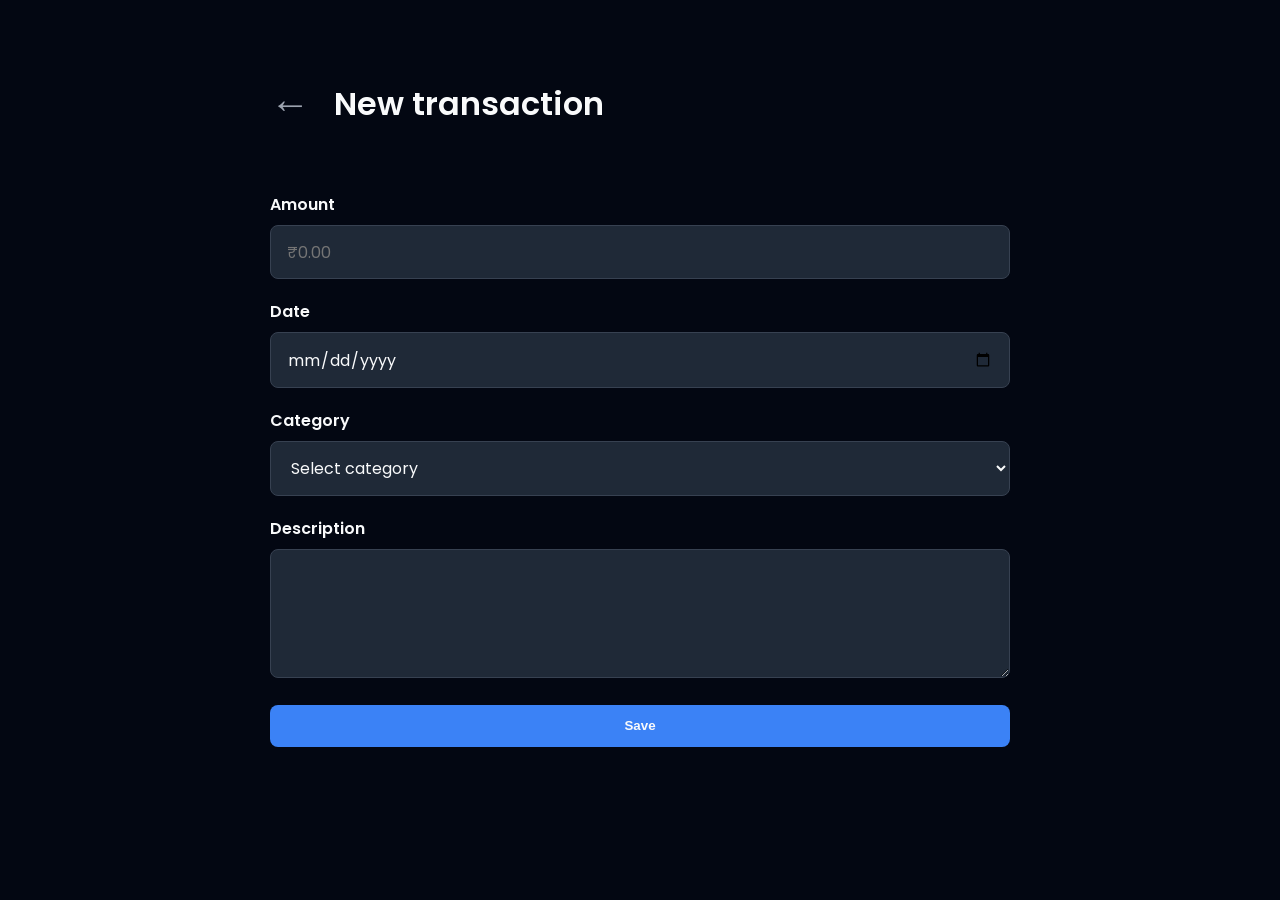
<file: add-transaction.html>
<!DOCTYPE html>
<html lang="en">
<head>
    <meta charset="UTF-8">
    <meta name="viewport" content="width=device-width, initial-scale=1.0">
    <title>New Transaction - Spendwise</title>
    <link rel="stylesheet" href="style.css">
    <link rel="preconnect" href="https://fonts.googleapis.com">
    <link rel="preconnect" href="https://fonts.gstatic" crossorigin>
    <link href="https://fonts.googleapis.com/css2?family=Poppins:wght@400;600;700&display=swap" rel="stylesheet">
</head>
<body class="app-layout">

    <main class="app-content centered-form">
        <div class="page-header-with-back">
            <a href="transactions.html" class="back-button">&larr;</a>
            <h1>New transaction</h1>
        </div>

        <form action="#" method="POST" class="main-form">
            <label for="amount">Amount</label>
            <input type="text" id="amount" name="amount" placeholder="₹0.00" required>
            
            <label for="date">Date</label>
            <input type="date" id="date" name="date" required>

            <label for="category">Category</label>
            <select id="category" name="category" required>
                <option value="">Select category</option>
                <option value="groceries">Groceries</option>
                <option value="dining">Dining</option>
                <option value="entertainment">Entertainment</option>
                <option value="transportation">Transportation</option>
                <option value="utilities">Utilities</option>
                <option value="salary">Salary</option>
            </select>
            
            <label for="description">Description</label>
            <textarea id="description" name="description" rows="4"></textarea>
            
            <button type="submit" class="btn btn-primary">Save</button>
        </form>
    </main>

</body>
</html>
</file>
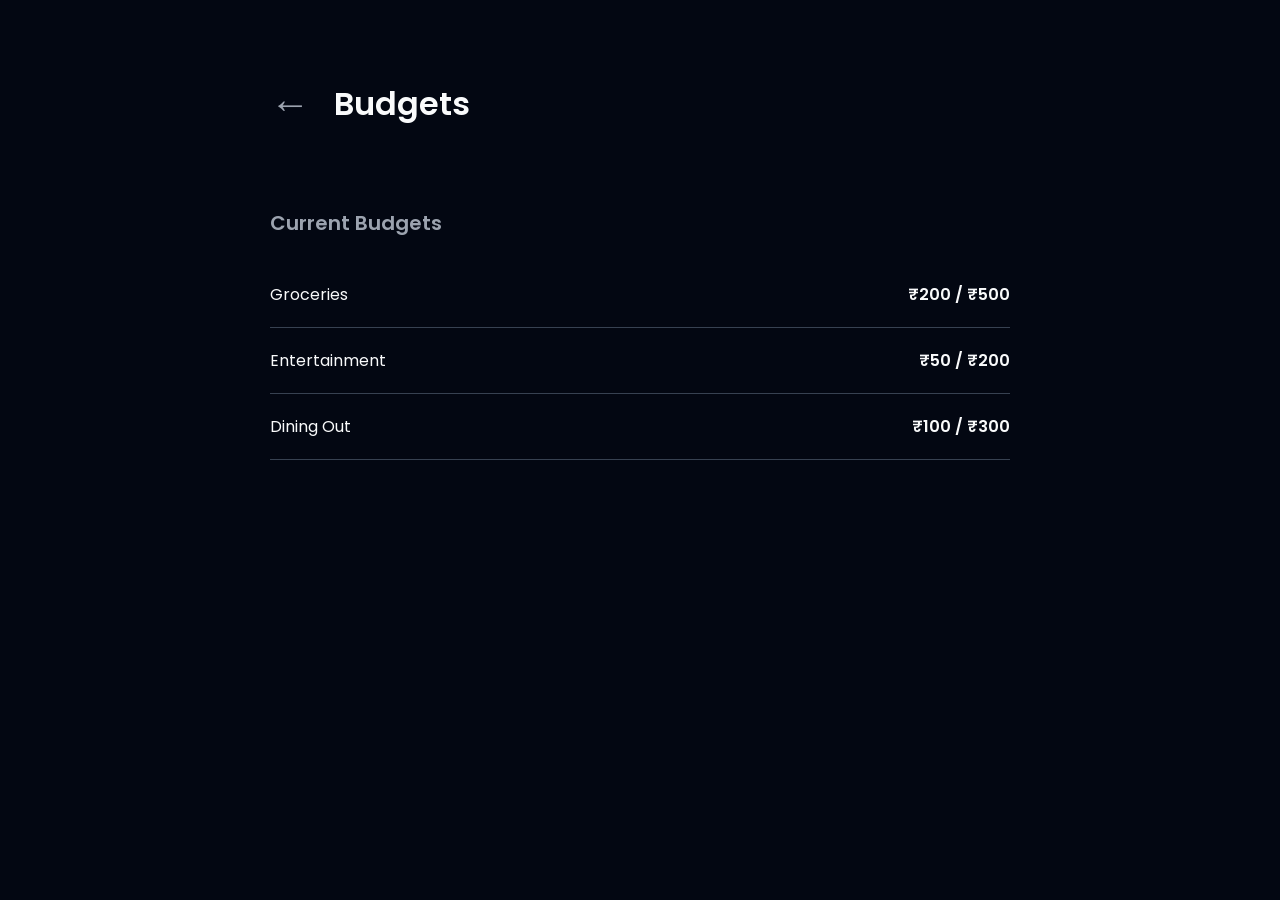
<file: budgets.html>
<!DOCTYPE html>
<html lang="en">
<head>
    <meta charset="UTF-8">
    <meta name="viewport" content="width=device-width, initial-scale=1.0">
    <title>Budgets - Spendwise</title>
    <link rel="stylesheet" href="style.css">
    <link rel="preconnect" href="https://fonts.googleapis.com">
    <link rel="preconnect" href="https://fonts.gstatic" crossorigin>
    <link href="https://fonts.googleapis.com/css2?family=Poppins:wght@400;600;700&display=swap" rel="stylesheet">
</head>
<body class="app-layout">

    <main class="app-content">
        <div class="page-header-with-back">
            <a href="home.html" class="back-button">&larr;</a>
            <h1>Budgets</h1>
        </div>

        <div class="content-section">
            <h2>Current Budgets</h2>
            <table class="data-table card-style">
                <tbody>
                    <tr>
                        <td class="item-title">Groceries</td>
                        <td class="amount">₹200 / ₹500</td>
                    </tr>
                    <tr>
                        <td class="item-title">Entertainment</td>
                        <td class="amount">₹50 / ₹200</td>
                    </tr>
                    <tr>
                        <td class="item-title">Dining Out</td>
                        <td class="amount">₹100 / ₹300</td>
                    </tr>
                </tbody>
            </table>
        </div>
    </main>

</body>
</html>
</file>
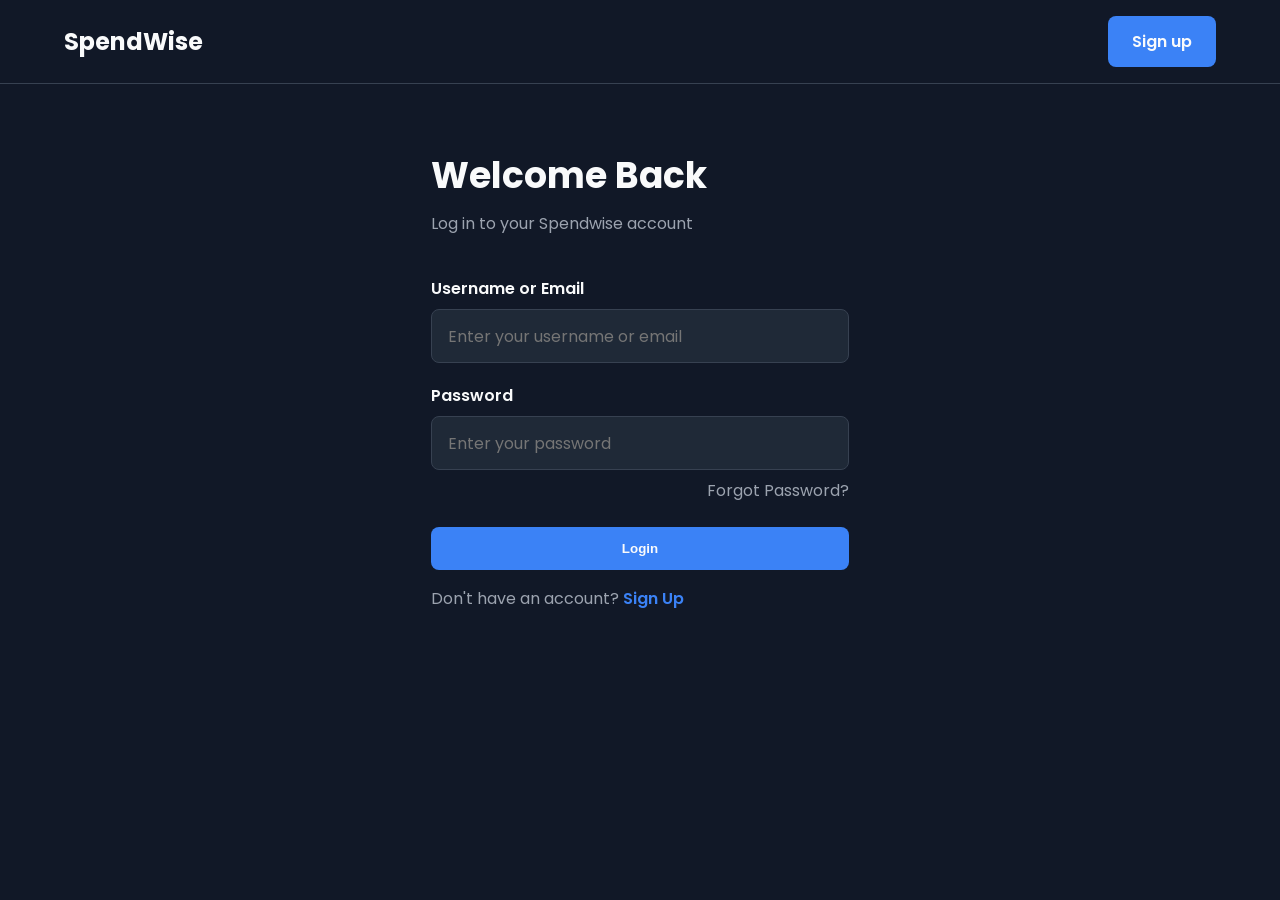
<file: login.html>
<!DOCTYPE html>
<html lang="en">
<head>
    <meta charset="UTF-8">
    <meta name="viewport" content="width=device-width, initial-scale=1.0">
    <title>Login - Spendwise</title>
    <link rel="stylesheet" href="style.css">
    <link rel="preconnect" href="https://fonts.googleapis.com">
    <link rel="preconnect" href="https://fonts.gstatic" crossorigin>
    <link href="https://fonts.googleapis.com/css2?family=Poppins:wght@400;600;700&display=swap" rel="stylesheet">
</head>
<body>

    <header class="page-header space-between">
        <a href="index.html" class="logo">SpendWise</a>
        <nav>
            <a href="signup.html" class="btn btn-primary">Sign up</a>
        </nav>
    </header>

    <main class="form-container">
        <h1>Welcome Back</h1>
        <p class="form-subheading">Log in to your Spendwise account</p>
        <form action="home.html" method="POST" class="main-form">
            <label for="email">Username or Email</label>
            <input type="email" id="email" name="email" placeholder="Enter your username or email" required>

            <label for="password">Password</label>
            <input type="password" id="password" name="password" placeholder="Enter your password" required>
            
            <a href="#" class="forgot-password">Forgot Password?</a>
            
            <button type="submit" class="btn btn-primary">Login</button>
        </form>
        <p class="form-footer-text">
            Don't have an account? <a href="signup.html">Sign Up</a>
        </p>
    </main>

</body>
</html>
</file>
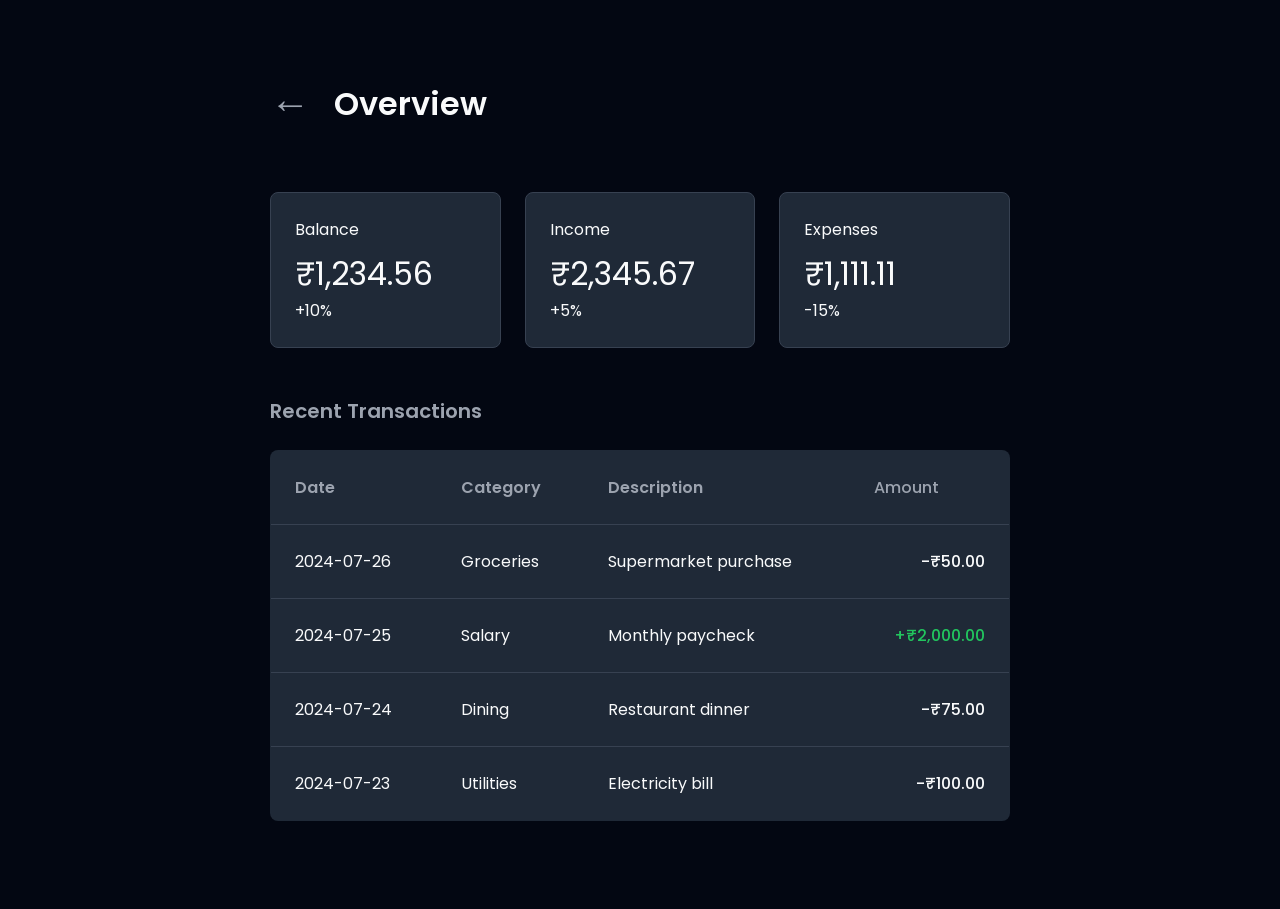
<file: overview.html>
<!DOCTYPE html>
<html lang="en">
<head>
    <meta charset="UTF-8">
    <meta name="viewport" content="width=device-width, initial-scale=1.0">
    <title>Overview - Spendwise</title>
    <link rel="stylesheet" href="style.css">
    <link rel="preconnect" href="https://fonts.googleapis.com">
    <link rel="preconnect" href="https://fonts.gstatic" crossorigin>
    <link href="https://fonts.googleapis.com/css2?family=Poppins:wght@400;600;700&display=swap" rel="stylesheet">
</head>
<body class="app-layout">

    <main class="app-content">
        <div class="page-header-with-back">
            <a href="home.html" class="back-button">&larr;</a>
            <h1>Overview</h1>
        </div>

        <div class="stats-grid">
            <div class="card stat-card hover-lift">
                <p class="item-subtitle">Balance</p>
                <p class="item-title">₹1,234.56</p>
                <p class="item-status positive">+10%</p>
            </div>
            <div class="card stat-card hover-lift">
                <p class="item-subtitle">Income</p>
                <p class="item-title">₹2,345.67</p>
                <p class="item-status positive">+5%</p>
            </div>
            <div class="card stat-card hover-lift">
                <p class="item-subtitle">Expenses</p>
                <p class="item-title">₹1,111.11</p>
                <p class="item-status negative">-15%</p>
            </div>
        </div>

        <div class="content-section">
            <h2>Recent Transactions</h2>
            <table class="data-table card">
                <thead>
                    <tr>
                        <th>Date</th>
                        <th>Category</th>
                        <th>Description</th>
                        <th class="amount">Amount</th>
                    </tr>
                </thead>
                <tbody>
                    <tr>
                        <td>2024-07-26</td>
                        <td>Groceries</td>
                        <td>Supermarket purchase</td>
                        <td class="amount">-₹50.00</td>
                    </tr>
                    <tr>
                        <td>2024-07-25</td>
                        <td>Salary</td>
                        <td>Monthly paycheck</td>
                        <td class="amount positive">+₹2,000.00</td>
                    </tr>
                     <tr>
                        <td>2024-07-24</td>
                        <td>Dining</td>
                        <td>Restaurant dinner</td>
                        <td class="amount">-₹75.00</td>
                    </tr>
                     <tr>
                        <td>2024-07-23</td>
                        <td>Utilities</td>
                        <td>Electricity bill</td>
                        <td class="amount">-₹100.00</td>
                    </tr>
                </tbody>
            </table>
        </div>
    </main>

</body>
</html>
</file>
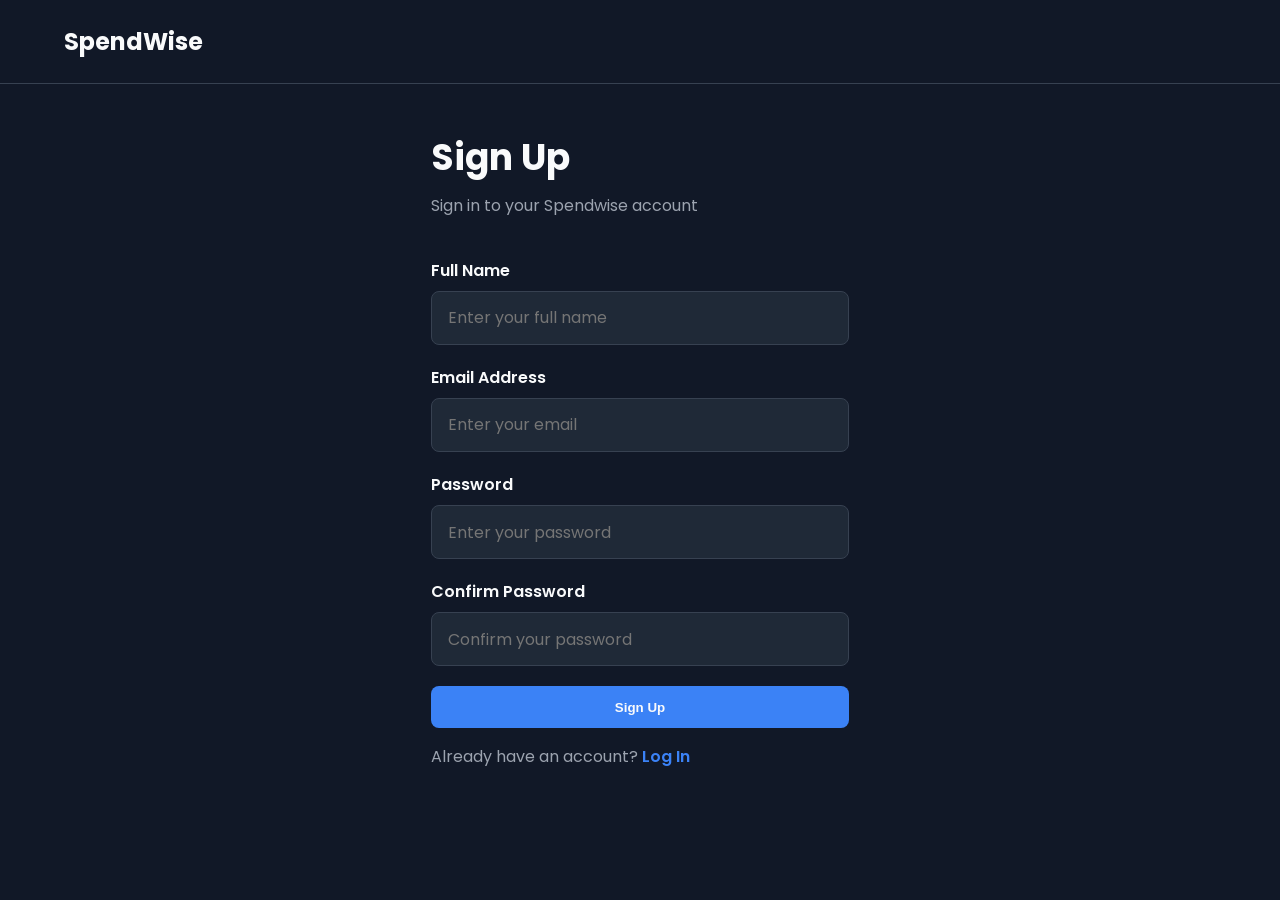
<file: signup.html>
<!DOCTYPE html>
<html lang="en">
<head>
    <meta charset="UTF-8">
    <meta name="viewport" content="width=device-width, initial-scale=1.0">
    <title>Sign Up - Spendwise</title>
    <link rel="stylesheet" href="style.css">
    <link rel="preconnect" href="https://fonts.googleapis.com">
    <link rel="preconnect" href="https://fonts.gstatic" crossorigin>
    <link href="https://fonts.googleapis.com/css2?family=Poppins:wght@400;600;700&display=swap" rel="stylesheet">
</head>
<body id="signup-page-body">

    <header class="page-header">
        <a href="index.html" class="logo">SpendWise</a>
    </header>

    <main class="form-container">
        <h1>Sign Up</h1>
        <p class="form-subheading">Sign in to your Spendwise account</p>
        <form action="home.html" method="POST" class="main-form">
            <label for="fullname">Full Name</label>
            <input type="text" name="fullname" placeholder="Enter your full name" required>
            <label for="email">Email Address</label>
            <input type="email" name="email" placeholder="Enter your email" required>
            <label for="password">Password</label>
            <input type="password" name="password" placeholder="Enter your password" required>
            <label for="confirm_password">Confirm Password</label>
            <input type="password" name="confirm_password" placeholder="Confirm your password" required>
            <button type="submit" class="btn btn-primary">Sign Up</button>
        </form>
        <p class="form-footer-text">
            Already have an account? <a href="login.html">Log In</a>
        </p>
    </main>

</body>
</html>
</file>
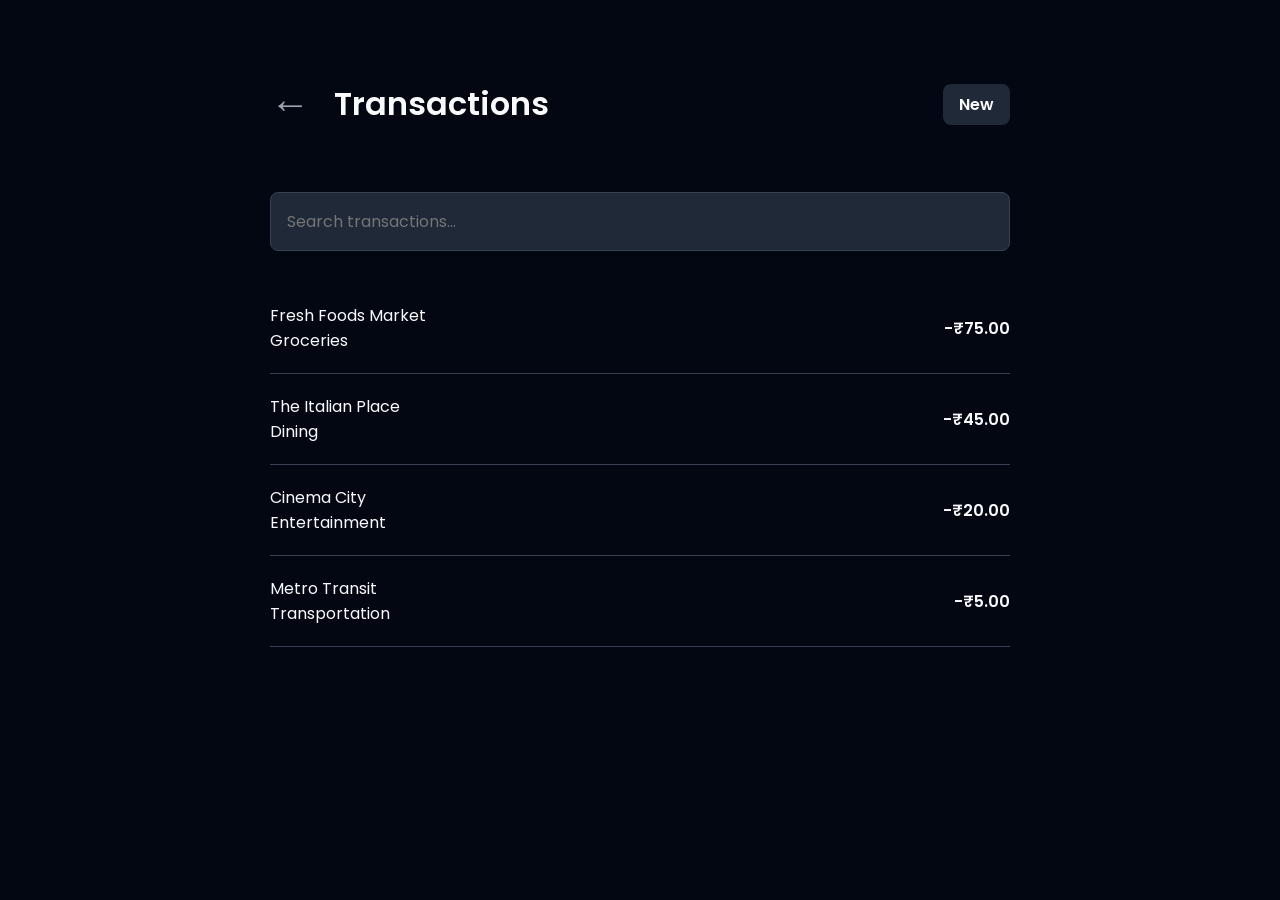
<file: transactions.html>
<!DOCTYPE html>
<html lang="en">
<head>
    <meta charset="UTF-8">
    <meta name="viewport" content="width=device-width, initial-scale=1.0">
    <title>Transactions - Spendwise</title>
    <link rel="stylesheet" href="style.css">
    <link rel="preconnect" href="https://fonts.googleapis.com">
    <link rel="preconnect" href="https://fonts.gstatic" crossorigin>
    <link href="https://fonts.googleapis.com/css2?family=Poppins:wght@400;600;700&display=swap" rel="stylesheet">
</head>
<body class="app-layout">

    <main class="app-content">
        <div class="page-header-with-back">
            <a href="home.html" class="back-button">&larr;</a>
            <h1>Transactions</h1>
            <a href="add-transaction.html" class="btn-page-action">New</a>
        </div>

        <div class="search-bar">
            <input type="text" placeholder="Search transactions...">
        </div>
        
        <table class="data-table">
            <tbody>
                <tr>
                    <td>
                        <p class="item-title">Fresh Foods Market</p>
                        <p class="item-subtitle">Groceries</p>
                    </td>
                    <td class="amount">-₹75.00</td>
                </tr>
                <tr>
                    <td>
                        <p class="item-title">The Italian Place</p>
                        <p class="item-subtitle">Dining</p>
                    </td>
                    <td class="amount">-₹45.00</td>
                </tr>
                <tr>
                    <td>
                        <p class="item-title">Cinema City</p>
                        <p class="item-subtitle">Entertainment</p>
                    </td>
                    <td class="amount">-₹20.00</td>
                </tr>
                 <tr>
                    <td>
                        <p class="item-title">Metro Transit</p>
                        <p class="item-subtitle">Transportation</p>
                    </td>
                    <td class="amount">-₹5.00</td>
                </tr>
            </tbody>
        </table>
    </main>

</body>
</html>
</file>
<file: style.css>
:root {
    --background-dark: #111827;
    --background-app: #030712;
    --border-color: #374151;
    --button-primary-bg: #3B82F6;
    --button-secondary-bg: #374151;
    --card-bg: #1F2937;
    --font-family-main: 'Poppins', sans-serif;
    --negative-red: #EF4444;
    --positive-green: #22C55E;
    --text-primary: #F9FAFB;
    --text-secondary: #9CA3AF;
}

* {
    margin: 0;
    padding: 0;
    box-sizing: border-box;
}

body {
    background-color: var(--background-dark);
    color: var(--text-primary);
    font-family: var(--font-family-main);
}
body:has(.hero) {
    display: flex;
    justify-content: center;
    align-items: center;
    min-height: 100vh;
}
.btn {
    padding: 0.85rem 1.5rem;
    width: 100%;
    border-radius: 8px;
    font-weight: 600;
    text-decoration: none;
    cursor: pointer;
    border: none;
    text-align: center;
    transition: all 0.2s ease;
}

.btn-primary {
    background-color: var(--button-primary-bg);
    color: var(--text-primary);
}
.btn-primary:hover {
    background-color: #2563EB;
}

.btn-secondary {
    background-color: var(--button-secondary-bg);
    color: var(--text-primary);
}
.card {
    background-color: var(--card-bg);
    border: 1px solid var(--border-color);
    border-radius: 8px;
    color: var(--text-primary);
}

.hover-lift:hover {
    transform: translateY(-5px);
    color: var(--text-primary);
    background-color: var(--button-primary-bg);
}
.hero {
    width: 100%;
    padding: 2rem;
}
.hero > .hero-content {
    display: flex;
    justify-content: space-between;
    align-items: center;
    gap: 4rem;
    max-width: 1100px;
    margin: 0 auto;
}
.hero-content > .hero-text {
    flex-basis: 50%;
}
.hero-text h1 {
    font-size: 3.5rem;
    font-weight: 700;
    line-height: 1.2;
    margin-bottom: 1.5rem;
}
.hero-text p {
    font-size: 1.125rem;
    color: var(--text-secondary);
    line-height: 1.6;
    max-width: 500px;
    margin-bottom: 2.5rem;
}
.hero-text .hero-buttons {
    display: flex;
    gap: 1rem;
}
.hero-content .hero-image {
    flex-basis: 50%;
    text-align: center;
}
.hero-image img {
    max-width: 100%;
    height: 450px;
    border-radius: 8px;
    object-fit: cover;
}
.page-header {
    display: flex;
    align-items: center;
    padding: 1.5rem 5%;
    border-bottom: 1px solid var(--border-color);
}
.page-header.space-between {
    justify-content: space-between;
}
.logo {
    font-size: 1.5rem;
    font-weight: 700;
    color: var(--text-primary);
    text-decoration: none;
}
.form-container {
    max-width: 450px;
    margin: 4rem auto;
    padding: 0 1rem;
}
.form-container h1 {
    font-size: 2.25rem;
    font-weight: 700;
    margin-bottom: 0.5rem;
}
.form-container .form-subheading {
    color: var(--text-secondary);
    margin-bottom: 2.5rem;
}
.form-container .form-footer-text {
    margin-top: 1rem;
    color: var(--text-secondary);
}
.form-footer-text a {
    color: var(--button-primary-bg);
    font-weight: 600;
    text-decoration: none;
}
.form-footer-text a:hover {
    text-decoration: underline;
}
.main-form label {
    display: block;
    font-weight: 600;
    margin-bottom: 0.5rem;
}
.main-form input,
.main-form select,
.main-form textarea {
    width: 100%;
    background-color: var(--card-bg);
    border: 1px solid var(--border-color);
    border-radius: 8px;
    padding: 0.85rem 1rem;
    font-size: 1rem;
    color: var(--text-primary);
    margin-bottom: 1.25rem;
    font-family: var(--font-family-main);
}
.main-form .forgot-password {
    display: block;
    text-align: right;
    margin-top: -0.75rem;
    margin-bottom: 1.5rem;
    color: var(--text-secondary);
    font-size: 1rem;
    text-decoration: none;
}
.main-form .forgot-password:hover {
    text-decoration: underline;
}

#signup-page-body {
    display: flex;
    flex-direction: column;
    min-height: 100vh;
}
#signup-page-body > .form-container {
    flex-grow: 1;
    display: flex;
    flex-direction: column;
    justify-content: center;
    margin-top: 0;
    padding-bottom: 5vh;
}
body.app-layout {
    background-color: var(--background-app);
}
.app-header {
    display: flex;
    justify-content: space-between;
    padding: 1.5rem 5%;
    background-color: var(--background-dark);
    border-bottom: 1px solid var(--border-color);
}
.app-header .user-actions {
    display: flex;
    align-items: center;
    gap: 1.5rem;
}
.user-actions a {
    text-decoration: none;
}
.user-actions a > .profile-pic {
    width: 40px;
    height: 40px;
    border-radius: 50%;
    overflow: hidden;
    border: 2px solid transparent;
}
.profile-pic img {
    width: 100%;
    height: 100%;
    object-fit: cover;
}
.app-content {
    max-width: 900px;
    margin: 0 auto;
    padding: 3rem 5rem;
}
.app-content h1 {
    font-size: 2rem;
    font-weight: 600;
    margin-bottom: 2rem;
}
.app-content .app-nav {
    display: flex;
    gap: 1rem;
    margin-bottom: 2.5rem;
}
.app-nav a {
    flex: 1;
    padding: 1rem;
    text-decoration: none;
    font-weight: 600;
    text-align: center;
    transition: all 0.2s ease;
}
.page-header-with-back {
    display: flex;
    align-items: center;
    gap: 1.5rem;
    margin-bottom: 2rem;
}
.page-header-with-back .back-button {
    font-size: 2.5rem;
    color: var(--text-secondary);
    text-decoration: none;
    font-weight: 900;
    transition: color 0.2s ease;
}
.page-header-with-back .back-button:hover {
    color: var(--text-primary);
}
.page-header-with-back h1 {
    font-size: 2rem;
    font-weight: 600;
}
.page-header-with-back .btn-page-action {
    margin-left: auto;
    background-color: var(--card-bg);
    color: var(--text-primary);
    padding: 0.5rem 1rem;
    border-radius: 8px;
    font-weight: 600;
    text-decoration: none;
    transition: all 0.2s ease;
}
.page-header-with-back .btn-page-action:hover {
    background-color: var(--button-primary-bg);
}
.content-section {
    margin-top: 3rem;
}
.content-section h2 {
    font-size: 1.25rem;
    font-weight: 600;
    color: var(--text-secondary);
    margin-bottom: 1.5rem;
}
.cta-container {
    text-align: center;
}
.new-btn{
    background-color: var(--button-secondary-bg);
    color: var(--text-primary);
    padding: 1rem 2rem;
    border-radius: 8px;
    font-weight: 600;
    text-decoration: none;
    transition: all 0.2s ease; 
     
}
.new-btn:hover{
    background-color: var(--button-primary-bg);
    
}
.search-bar {
    margin-bottom: 2rem;
}
.search-bar > input {
    width: 100%;
    background-color: var(--card-bg);
    border: 1px solid var(--border-color);
    border-radius: 8px;
    padding: 1rem;
    font-size: 1rem;
    color: var(--text-primary);
    font-family: var(--font-family-main);
}
.search-bar > input:focus {
    outline: none;
    border-color: var(--button-primary-bg);
}
.data-table {
    width: 100%;
    border-collapse: collapse;
    margin-bottom: 2.5rem;
}
.data-table tr {
    border-bottom: 1px solid var(--border-color);
}
.data-table td {
    padding: 1.25rem 0;
}
.data-table .amount {
    font-weight: 600;
    font-size: 1rem;
    text-align: right;
}
.data-table.card { 
    overflow: hidden;
}
.data-table.card td,
.data-table.card th {
    padding: 1.5rem 1.5rem;
}
.data-table.card th {
    text-align: left;
    color: var(--text-secondary);
    font-weight: 600;
    border-bottom: 1px solid var(--border-color);
}
.data-table.card .amount {
    font-weight: 500;
}
.data-table .amount.positive {
    color: var(--positive-green);
}
.data-table .item-action {
    color: var(--button-primary-bg);
    text-decoration: none;
    font-weight: 600;
    font-size: 1rem;
    text-align: right;
    display: block;
    transition: all 0.2s ease;
}
.data-table .item-action.logout {
    color: var(--negative-red);
}
.data-table .item-action:hover {
    text-decoration: none;
    transform: translateY(-3px);
}
.data-table .item-value {
    text-align: right;
}

.stats-grid {
    display: grid;
    grid-template-columns: repeat(3, 1fr);
    gap: 1.5rem;
}
.stat-card {
    padding: 1.5rem;
    transition: all 0.2s ease;
}
.stat-card .item-subtitle {
    margin-bottom: 0.5rem;
}
.stat-card .item-title {
    font-size: 2rem;
}
.profile-section {
    margin-bottom: 2rem;
}
.profile-section > h2 {
    font-size: 1rem;
    font-weight: 600;
    color: var(--text-secondary);
    margin-bottom: 1rem;
    border-bottom: 1px solid var(--border-color);
    padding-bottom: 0.75rem;
}
.page-header-with-back h1 {
    margin-top: 2rem;
}
.page-header-with-back .profile-pic{
    height: 80px;
    width: 80px;
    border-radius: 50%;
    object-fit: cover;
    margin-left: auto;
}
.form-container h1{
    margin-top: 1.5rem;
    
}
</file>
